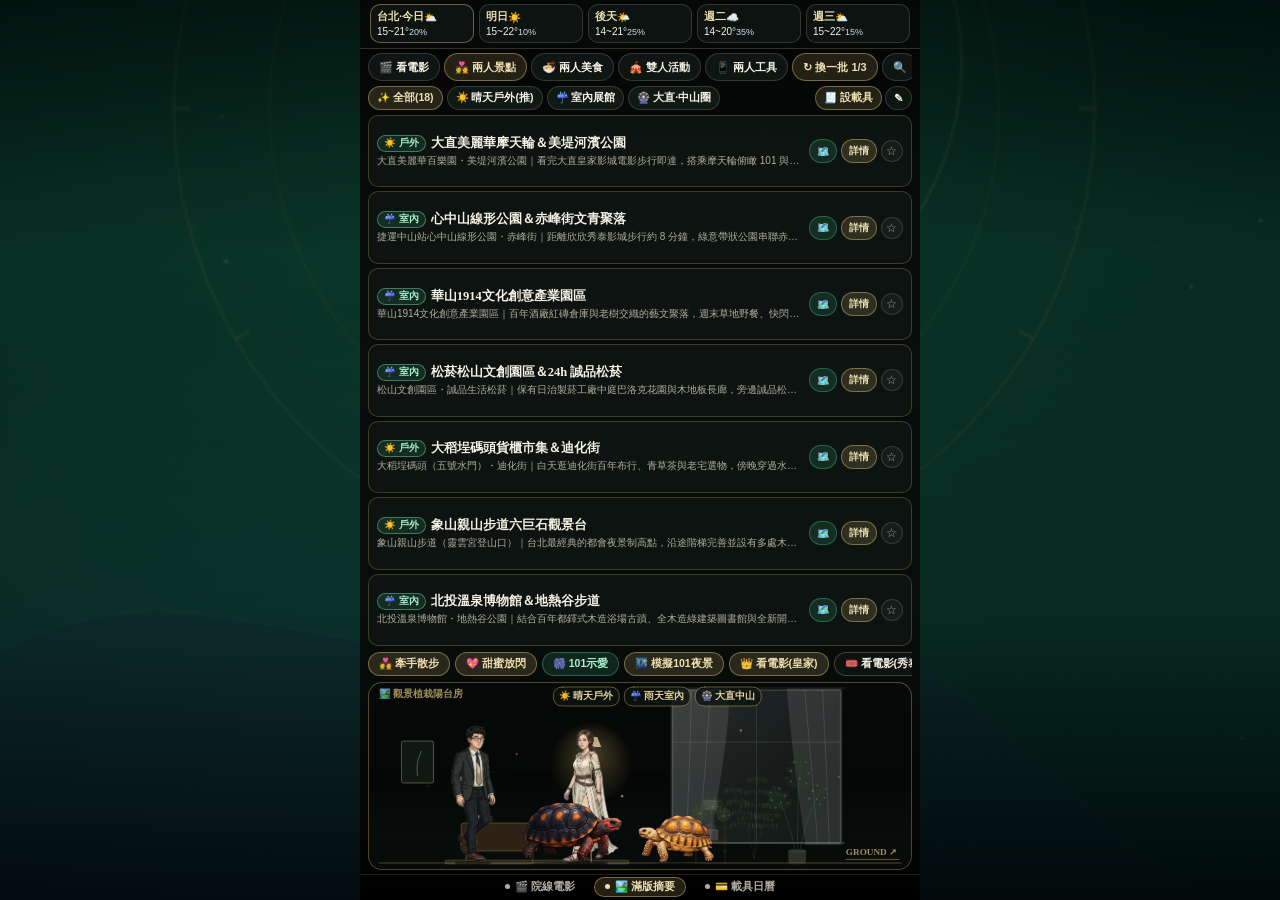
<file: launchert-apple/index.html>
<!DOCTYPE html>
<html lang="zh-Hant">
<head>
  <meta charset="UTF-8" />
  <meta
    name="viewport"
    content="width=device-width, initial-scale=1.0, maximum-scale=1.0, user-scalable=no, viewport-fit=cover"
  />
  <meta name="apple-mobile-web-app-capable" content="yes" />
  <meta name="mobile-web-app-capable" content="yes" />
  <meta name="apple-mobile-web-app-status-bar-style" content="black-translucent" />
  <meta name="apple-mobile-web-app-title" content="LauncherT" />
  <meta name="theme-color" content="#090E0C" />
  <meta
    name="description"
    content="LauncherT 子夜天文台 iOS — 全台院線電影、新片預告、週末新活動、載具條碼與八字曆法探索中心"
  />
  <link rel="apple-touch-icon" sizes="180x180" href="./assets/icon-180.png" />
  <link rel="icon" type="image/png" sizes="512x512" href="./assets/icon-512.png" />
  <link rel="manifest" href="./manifest.webmanifest" />
  <title>LauncherT · 子夜天文台電影與新活動探索</title>
  <style>html,body{color:#f7f2e7;-webkit-tap-highlight-color:transparent;-webkit-touch-callout:none;overscroll-behavior:none;background-color:#090e0c;width:100%;height:100%;margin:0;padding:0;overflow:hidden}#app{width:100%;height:100dvh;min-height:100%}</style>
  <script type="module" crossorigin src="./assets/index-Dg7cinCX.js"></script>
  <link rel="stylesheet" crossorigin href="./assets/index-vnnLM4PL.css">
</head>
<body>
  <div id="app"></div>
</body>
</html>
</file>
<file: launchert-apple/assets/index-vnnLM4PL.css>
:root{--oled-black:#000;--surface-dark:#090e0c;--surface-elevated:#14211c;--glass-card-bg:rgba(10, 14, 12, var(--card-alpha,.88));--glass-dock-bg:#0b1210d6;--glass-pill-bg:#101815c7;--scrim-drawer:#070a09f5;--brass:#dec074;--brass-light:#efe0b1;--brass-mid:#c39b4b;--brass-dark:#7e5f24;--brass-hairline:#dec07473;--platinum-stroke:#cbc0a633;--ivory:#f7f2e7;--text-secondary:#b3aea0;--text-muted:#7a766b;--emerald:#2e7d5b;--racing-green:#1c3d31;--amber:#c88a3b;--rose:#b85d43;--slate-blue:#7fa3b8;--hero-clock-size:58px;--safe-top:env(safe-area-inset-top,0px);--safe-bottom:env(safe-area-inset-bottom,0px);--safe-left:env(safe-area-inset-left,0px);--safe-right:env(safe-area-inset-right,0px);--font-sans:-apple-system, BlinkMacSystemFont, "SF Pro Text", "PingFang TC", "Noto Sans TC", sans-serif;--font-display:-apple-system, BlinkMacSystemFont, "SF Pro Display", "PingFang TC", sans-serif;--font-serif:"Songti TC", "Noto Serif TC", "PMingLiU", Georgia, serif;--font-mono:ui-monospace, "SF Mono", Menlo, monospace}*,:before,:after{box-sizing:border-box;-webkit-tap-highlight-color:transparent}html,body{background:var(--surface-dark);width:100%;height:100%;color:var(--ivory);font-family:var(--font-sans);-webkit-font-smoothing:antialiased;-webkit-user-select:none;user-select:none;touch-action:manipulation;margin:0;padding:0;overflow:hidden}button,input,select,textarea{color:inherit;font-family:inherit}button{cursor:pointer;background:0 0;border:none;padding:0}input,textarea,select{-webkit-user-select:text;user-select:text}.hidden{display:none!important}.serif{font-family:var(--font-serif)}.mono{font-family:var(--font-mono)}.launcher-shell{background:var(--surface-dark);width:100%;max-width:560px;height:100dvh;padding-top:var(--safe-top);padding-bottom:var(--safe-bottom);padding-left:var(--safe-left);padding-right:var(--safe-right);flex-direction:column;margin:0 auto;display:flex;position:relative;overflow:hidden}.wallpaper-layer{z-index:0;background-color:var(--surface-dark);pointer-events:none;background-position:50%;background-repeat:no-repeat;background-size:cover;transition:background-image .45s;position:fixed;inset:0}.wallpaper-scrim{z-index:1;pointer-events:none;background:linear-gradient(#000000b8 0%,#090e0c75 28%,#090e0c8f 68%,#000000d6 100%);position:fixed;inset:0}.launcher-foreground{z-index:2;flex-direction:column;flex:1;min-height:0;display:flex;position:relative}.ios-install-banner{border:.8px solid var(--brass-hairline);color:var(--brass-light);background:#14211cf0;border-radius:12px;align-items:center;gap:8px;margin:4px 10px 2px;padding:7px 10px;font-size:11.5px;line-height:1.35;display:flex;box-shadow:0 4px 16px #00000073}.ios-install-banner__text{flex:1;min-width:0}.ios-install-banner__btn{border:.8px solid var(--brass-hairline);color:var(--brass-light);background:#dec07429;border-radius:8px;flex-shrink:0;padding:4px 8px;font-size:11px;font-weight:600}.ios-install-banner__close{width:24px;height:24px;color:var(--text-secondary);border-radius:999px;flex-shrink:0;place-items:center;font-size:13px;display:grid}.hero-console{background:linear-gradient(#060a08c7 0%,#090e0c6b 100%);border-bottom:.8px solid #dec07438;flex-shrink:0;padding:4px 10px 5px}.hero-console.is-compact{--hero-clock-size:46px;padding:4px 12px}.hero-console.is-hidden-card{padding:4px 12px}.hero-topbar{align-items:center;gap:6px;display:flex}.hero-greeting-pill{background:var(--glass-pill-bg);border:.8px solid var(--brass-hairline);color:var(--brass-light);font-family:var(--font-serif);letter-spacing:.12em;text-shadow:0 1px 3px #000000bf;border-radius:999px;padding:3px 9px;font-size:10.5px;font-weight:700}.hero-spacer{flex:1}.hero-tz-pill{background:var(--glass-pill-bg);border:.8px solid var(--platinum-stroke);border-radius:10px;align-items:center;gap:5px;height:29px;padding:0 9px;font-size:11px;display:inline-flex}.hero-tz-pill__city{color:var(--ivory);text-overflow:ellipsis;white-space:nowrap;max-width:84px;overflow:hidden}.hero-tz-pill__time{color:var(--brass-light);font-variant-numeric:tabular-nums;font-weight:700}.hero-icon-btn{background:var(--glass-pill-bg);border:.8px solid var(--platinum-stroke);width:34px;height:32px;color:var(--brass-light);border-radius:10px;justify-content:center;align-items:center;font-size:15px;transition:transform .12s,border-color .15s;display:inline-flex}.hero-icon-btn:active{border-color:var(--brass);transform:scale(.94)}.hero-main-row{justify-content:space-between;align-items:center;gap:10px;margin-top:4px;display:flex}.hero-clock-zone{flex-direction:column;flex:1;min-width:0;display:flex}.hero-clock{font-family:var(--font-display);font-size:var(--hero-clock-size);letter-spacing:-.02em;font-variant-numeric:tabular-nums;color:var(--ivory);text-shadow:0 2px 10px #000000d9;font-weight:300;line-height:.98}.hero-date-line{font-family:var(--font-serif);letter-spacing:.06em;color:var(--brass-light);text-shadow:0 1px 4px #000000d9;margin-top:2px;font-size:12.5px;font-weight:700}.hero-bazi-pill{color:var(--ivory);font-family:var(--font-serif);letter-spacing:.03em;text-align:left;white-space:nowrap;text-overflow:ellipsis;background:#101815ad;border:.8px solid #dec07452;border-radius:8px;max-width:100%;margin-top:3px;padding:3px 8px;font-size:11.5px;overflow:hidden}.hero-bazi-pill:active{border-color:var(--brass)}.hero-weather-zone{background:var(--glass-pill-bg);border:.8px solid var(--platinum-stroke);border-radius:14px;flex-direction:column;flex-shrink:0;align-items:flex-end;min-width:96px;padding:7px 11px;display:flex}.hero-weather-top{align-items:center;gap:5px;display:flex}.hero-weather-icon{font-size:28px;line-height:1}.hero-weather-temp{font-variant-numeric:tabular-nums;color:var(--ivory);font-size:25px;font-weight:700}.hero-weather-badge{color:var(--text-secondary);white-space:nowrap;margin-top:2px;font-size:11px}.hero-forecast-strip{grid-template-columns:repeat(5,minmax(0,1fr));gap:5px;margin-top:0;display:grid}.forecast-slot{background:var(--glass-pill-bg);border:.8px solid #cbc0a633;border-radius:10px;flex-direction:column;gap:2px;padding:5px 6px;display:flex}.forecast-slot.is-today{border-color:var(--brass-hairline)}.forecast-slot__top{color:var(--brass-light);justify-content:space-between;align-items:center;font-size:10.5px;font-weight:700;display:flex}.forecast-slot__bottom{font-variant-numeric:tabular-nums;color:var(--ivory);justify-content:space-between;align-items:center;font-size:10px;display:flex}.forecast-slot__rain{color:#cbe0ec;font-size:9px}.pages-viewport{flex:1;width:100%;min-height:0;position:relative;overflow:hidden}.pages-track{will-change:transform;width:300%;height:100%;transition:transform .28s cubic-bezier(.22,1,.36,1);display:flex}.pages-track.is-dragging{transition:none}.launcher-page{flex-direction:column;flex-shrink:0;width:33.3333%;height:100%;min-height:0;display:flex;overflow:hidden}.page-dots-bar{background:#00000085;border-top:.8px solid #dec07429;flex-shrink:0;justify-content:center;align-items:center;gap:8px;height:26px;padding:2px 12px 4px;display:flex}.page-dot-pill{height:20px;color:var(--text-secondary);border:.8px solid #0000;border-radius:999px;align-items:center;gap:5px;padding:0 10px;font-size:10.5px;font-weight:600;transition:all .18s;display:inline-flex}.page-dot-pill.is-active{color:var(--brass-light);border-color:var(--brass-hairline);background:#dec07429}.page-dot-pill__dot{background:currentColor;border-radius:50%;width:5px;height:5px}.glass-card{background:var(--glass-card-bg);border:.8px solid var(--brass-hairline);border-radius:14px;box-shadow:0 8px 24px #0000007a}.pill-btn{border:.8px solid var(--platinum-stroke);height:28px;color:var(--ivory);white-space:nowrap;background:#111916db;border-radius:999px;justify-content:center;align-items:center;gap:4px;padding:0 10px;font-size:11px;font-weight:600;display:inline-flex}.pill-btn.is-gold{color:var(--brass-light);border-color:var(--brass-hairline);background:#dec07424}.pill-btn.is-emerald{color:#a7f3d0;background:#2e7d5b47;border-color:#2e7d5bb8}.pill-btn.is-amber{color:#fcd34d;background:#c88a3b33;border-color:#c88a3ba6}.pill-btn.is-rose{color:#fecaca;background:#b85d4333;border-color:#b85d43a6}.pill-btn:active{transform:scale(.96)}.pulse-page{gap:6px;padding:6px 12px}.pulse-masthead{background:var(--glass-card-bg);border:.8px solid #dec0744d;border-left:3px solid var(--brass);border-radius:12px;flex-shrink:0;justify-content:space-between;align-items:center;gap:8px;padding:6px 10px;display:flex}.pulse-masthead__text{font-family:var(--font-serif);color:var(--ivory);font-size:13px;font-weight:700;line-height:1.35}.pulse-chips-row{scrollbar-width:none;flex-shrink:0;align-items:center;gap:6px;padding:2px 0;display:flex;overflow-x:auto}.pulse-chips-row::-webkit-scrollbar{display:none}.pulse-chip{border:.8px solid var(--platinum-stroke);height:30px;color:var(--text-secondary);background:#121b17cc;border-radius:999px;flex-shrink:0;padding:0 11px;font-size:11.5px;font-weight:600}.pulse-chip.is-active{border-color:var(--brass);color:var(--brass-light);background:#dec07438}.pulse-list{-webkit-overflow-scrolling:touch;flex-direction:column;flex:1;gap:8px;min-height:0;padding-right:2px;display:flex;overflow-y:auto}.pulse-card{background:var(--glass-card-bg);text-align:left;border:.8px solid #dec07447;border-radius:14px;flex-direction:column;gap:5px;width:100%;padding:10px 12px;display:flex}.pulse-card:active{border-color:var(--brass)}.pulse-card__top{justify-content:space-between;align-items:center;gap:6px;display:flex}.pulse-card__tag{border:.8px solid var(--brass-hairline);color:var(--brass-light);background:#dec07429;border-radius:999px;padding:2px 8px;font-size:10px;font-weight:700}.pulse-card__meta{color:var(--text-secondary);font-size:10.5px}.pulse-card__title{font-family:var(--font-serif);color:var(--ivory);font-size:14px;font-weight:700;line-height:1.3}.pulse-card__subtitle{color:var(--text-secondary);font-size:12px;line-height:1.4}.pulse-card__footer{color:var(--brass);justify-content:space-between;align-items:center;gap:8px;margin-top:2px;font-size:11px;display:flex}.pulse-footer-bar{flex-shrink:0;align-items:center;gap:8px;padding-top:2px;display:flex}.pulse-updated-label{min-width:0;color:var(--text-secondary);white-space:nowrap;text-overflow:ellipsis;flex:1;font-size:11px;overflow:hidden}.home-page{gap:5px;padding:4px 8px}.need-card{background:var(--glass-card-bg);border:.8px solid var(--brass-hairline);border-radius:13px;flex-shrink:0;margin-left:8px;padding:7px 11px}.need-card__head{justify-content:space-between;align-items:center;gap:6px;display:flex}.need-card__kicker{font-family:var(--font-serif);letter-spacing:.08em;color:var(--brass);text-overflow:ellipsis;white-space:nowrap;font-size:10.5px;font-weight:700;overflow:hidden}.need-card__lock-pill{border:.8px solid var(--platinum-stroke);height:24px;color:var(--ivory);white-space:nowrap;background:#121b17e0;border-radius:999px;padding:0 9px;font-size:10.5px;font-weight:700}.need-card__lock-pill.is-locked{border-color:var(--emerald);color:#a7f3d0;background:#2e7d5b57}.need-card__rule{background:#dec07438;height:.8px;margin:4px 0}.need-card__body{align-items:center;gap:8px;display:flex}.need-card__copy{flex:1;min-width:0}.need-card__title{font-family:var(--font-serif);color:var(--ivory);white-space:nowrap;text-overflow:ellipsis;font-size:13px;font-weight:700;overflow:hidden}.need-card__sub{color:var(--text-secondary);white-space:nowrap;text-overflow:ellipsis;margin-top:1px;font-size:11px;overflow:hidden}.home-section-bar{scrollbar-width:none;flex-wrap:nowrap;flex-shrink:0;justify-content:space-between;align-items:center;gap:4px;padding:0;display:flex;overflow-x:auto}.home-section-bar::-webkit-scrollbar{display:none}.home-mode-tabs,.home-bar-actions{flex-shrink:0;align-items:center;gap:4px;display:flex}.home-subfilter-bar{flex-shrink:0;justify-content:space-between;align-items:center;gap:6px;display:flex}.home-subfilter-chips{scrollbar-width:none;flex:1;align-items:center;gap:4px;min-width:0;display:flex;overflow-x:auto}.home-subfilter-chips::-webkit-scrollbar{display:none}.home-subfilter-carrier{flex-shrink:0;align-items:center;gap:3px;display:inline-flex}.home-subfilter-carrier .pill-btn{height:24px;padding:0 8px;font-size:10.5px}.home-digest-stage{flex:1;width:100%;min-height:0;display:flex;overflow:hidden}.home-digest-grid{grid-template-rows:repeat(7,minmax(0,1fr));grid-template-columns:minmax(0,1fr);gap:4px;width:100%;height:100%;display:grid;overflow:hidden}.digest-list-bar{text-align:left;cursor:pointer;background:#0e1512e0;border:.8px solid #dec0743d;border-radius:10px;justify-content:space-between;align-items:center;gap:8px;min-height:0;padding:4px 8px;display:flex;overflow:hidden;box-shadow:0 3px 10px #00000052}.digest-list-bar:active{border-color:var(--brass);background:#18241eeb}.digest-list-bar__left{flex-direction:column;flex:1;justify-content:center;gap:2px;min-width:0;display:flex}.digest-list-bar__title-row{align-items:center;gap:5px;min-width:0;display:flex}.digest-list-bar__title-row .discovery-card__badge{flex-shrink:0;padding:1px 6px;font-size:9.5px}.digest-list-bar__title{min-width:0;font-family:var(--font-serif);color:var(--ivory);white-space:nowrap;text-overflow:ellipsis;flex:1;font-size:12.5px;font-weight:700;overflow:hidden}.digest-list-bar__sub{color:var(--text-secondary);white-space:nowrap;text-overflow:ellipsis;font-size:10px;overflow:hidden}.digest-list-bar__right{flex-shrink:0;align-items:center;gap:4px;display:inline-flex}.digest-list-bar__right .mini-action-btn{height:24px;padding:0 7px;font-size:10px}.digest-list-bar__right .discovery-card__fav-top-btn{width:22px;height:22px;font-size:12px}.digest-bento-card{text-align:left;cursor:pointer;background:#0e1512db;border:.8px solid #dec0743d;border-radius:13px;flex-direction:column;justify-content:space-between;gap:3px;min-height:0;padding:7px 10px;display:flex;overflow:hidden;box-shadow:0 4px 14px #00000059}.digest-bento-card:active{border-color:var(--brass)}.digest-bento-card__top{flex-shrink:0;justify-content:space-between;align-items:center;gap:6px;display:flex}.digest-bento-card__top-left{flex:1;align-items:center;gap:5px;min-width:0;display:flex;overflow:hidden}.digest-bento-card__venue-inline{min-width:0;color:var(--brass);white-space:nowrap;text-overflow:ellipsis;flex:1;font-size:10px;overflow:hidden}.digest-bento-card__mid{flex-shrink:0;justify-content:space-between;align-items:center;gap:8px;display:flex}.digest-bento-card__title{min-width:0;font-family:var(--font-serif);color:var(--ivory);white-space:nowrap;text-overflow:ellipsis;flex:1;font-size:13.5px;font-weight:700;line-height:1.25;overflow:hidden}.digest-bento-card__sub{color:var(--text-secondary);-webkit-line-clamp:2;-webkit-box-orient:vertical;font-size:11px;line-height:1.32;display:-webkit-box;overflow:hidden}.digest-bento-card__actions{flex-wrap:nowrap;flex-shrink:0;align-items:center;gap:4px;display:inline-flex}.digest-bento-card__actions .mini-action-btn{height:22px;padding:0 7px;font-size:10px}.discovery-card__badge.is-indoor{color:#7dd3fc;background:#38bdf829;border-color:#7dd3fc6b}.discovery-card__badge.is-outdoor{color:#fde68a;background:#f59e0b29;border-color:#fcd34d6b}.home-feature-grid{grid-template-rows:repeat(4,minmax(0,1fr));grid-template-columns:repeat(3,minmax(0,1fr));gap:6px;width:100%;height:100%;display:grid;overflow:hidden}.feature-bento-btn{text-align:center;background:#0e1512db;border:.8px solid #dec07447;border-radius:13px;flex-direction:column;justify-content:center;align-items:center;gap:3px;min-height:0;padding:7px 6px;display:flex;overflow:hidden}.feature-bento-btn:active{border-color:var(--brass);transform:scale(.97)}.feature-bento-btn__icon{font-size:20px;line-height:1.1}.feature-bento-btn__title{color:var(--ivory);white-space:nowrap;text-overflow:ellipsis;max-width:100%;font-size:11.5px;font-weight:700;overflow:hidden}.feature-bento-btn__sub{color:var(--text-secondary);white-space:nowrap;text-overflow:ellipsis;max-width:100%;font-size:9.5px;overflow:hidden}.discovery-card__badge.is-spot{color:#a7f3d0;background:#2e7d5b3d;border-color:#6ee7b770}.discovery-card__badge.is-food{color:#fde68a;background:#b85d433d;border-color:#fbbf2470}.home-section-bar__title{min-width:0;font-family:var(--font-serif);letter-spacing:.05em;color:var(--ivory);white-space:nowrap;text-overflow:ellipsis;flex:110px;font-size:12px;font-weight:700;overflow:hidden}.home-search-row{flex-shrink:0;align-items:center;gap:6px;padding:0 2px 0 8px;display:flex}.home-search-input{min-width:0;height:30px;color:var(--ivory);background:#0e1512db;border:.8px solid #dec07457;border-radius:999px;outline:none;flex:1;padding:0 10px;font-size:12px}.home-search-input:focus{border-color:var(--brass)}.discovery-cards-scroll{-webkit-overflow-scrolling:touch;flex-direction:column;gap:7px;width:100%;height:100%;padding:2px 2px 6px 4px;display:flex;overflow-y:auto}.discovery-card{text-align:left;cursor:pointer;background:#0e1512c7;border:.8px solid #dec07438;border-radius:14px;flex-direction:column;flex-shrink:0;gap:5px;padding:10px 12px;display:flex}.discovery-card:active{border-color:var(--brass)}.discovery-card__top{justify-content:space-between;align-items:center;gap:6px;display:flex}.discovery-card__badge{color:var(--brass-light);white-space:nowrap;background:#dec07424;border:.8px solid #dec07457;border-radius:999px;padding:2px 7px;font-size:10px;font-weight:700}.discovery-card__badge.is-movie{color:#fde68a;background:#c88a3b2e;border-color:#f5d57a7a}.discovery-card__badge.is-event{color:#a7f3d0;background:#2e7d5b38;border-color:#6ee7b766}.discovery-card__meta{color:var(--text-secondary);white-space:nowrap;text-overflow:ellipsis;font-size:10.5px;overflow:hidden}.discovery-card__fav-top-btn{width:24px;height:24px;color:var(--text-secondary);background:#ffffff0a;border:.8px solid #cbc0a62e;border-radius:999px;place-items:center;font-size:13px;display:inline-grid}.discovery-card__fav-top-btn.is-saved{color:#fde68a;background:#c88a3b40;border-color:#f5d57aa6}.discovery-card__title{font-family:var(--font-serif);color:var(--ivory);font-size:14px;font-weight:700;line-height:1.3}.discovery-card__sub{color:var(--text-secondary);-webkit-line-clamp:1;-webkit-box-orient:vertical;font-size:11px;line-height:1.35;display:-webkit-box;overflow:hidden}.discovery-card__venue{color:var(--brass);white-space:nowrap;text-overflow:ellipsis;font-size:10.5px;overflow:hidden}.discovery-card__actions{flex-wrap:wrap;align-items:center;gap:5px;margin-top:2px;display:flex}.mini-action-btn{border:.8px solid var(--platinum-stroke);height:24px;color:var(--ivory);white-space:nowrap;background:#121c18e6;border-radius:999px;align-items:center;gap:3px;padding:0 8px;font-size:10.5px;font-weight:600;display:inline-flex}.mini-action-btn.is-gold{color:var(--brass-light);border-color:var(--brass-hairline);background:#dec07429}.mini-action-btn.is-emerald{color:#a7f3d0;background:#2e7d5b40;border-color:#2e7d5bb8}.mini-action-btn.is-saved,.discovery-card__fav-btn.is-saved{color:#fde68a;background:#c88a3b57;border-color:#f5d57ac7}.date-combo-banner{background:#0e1814e0;border:.8px solid #dec0746b;border-radius:10px;flex-direction:column;gap:4px;margin-top:6px;padding:7px 9px;display:flex}.date-combo-row{color:var(--ivory);justify-content:space-between;align-items:center;gap:6px;font-size:11px;display:flex}.cinema-quick-strip{scrollbar-width:none;flex-shrink:0;align-items:center;gap:6px;padding:2px 0;display:flex;overflow-x:auto}.cinema-quick-strip::-webkit-scrollbar{display:none}.drawer-discovery-list{-webkit-overflow-scrolling:touch;flex-direction:column;flex:1;gap:8px;min-width:0;min-height:0;padding:6px 2px 10px 4px;display:flex;overflow-y:auto}.home-thumb-zone{flex:1;align-items:stretch;gap:4px;min-height:0;display:flex}.arc-wheel-wrap{flex-shrink:0;width:82px;position:relative}.arc-wheel-canvas{touch-action:none;width:100%;height:100%;display:block}.home-apps-stage{flex:1;min-width:0;min-height:0;position:relative;overflow:hidden}.bubble-grid-canvas{touch-action:pan-y;width:100%;height:100%;display:block}.home-matrix-grid{align-content:end;gap:6px;width:100%;height:100%;padding:4px 2px;display:grid;overflow-y:auto}.app-tile-btn{border-radius:12px;flex-direction:column;justify-content:center;align-items:center;gap:3px;padding:4px 2px;transition:transform .12s;display:flex}.app-tile-btn:active{transform:scale(.92)}.app-tile-orb{background:radial-gradient(circle at 32% 28%,#24342cf0,#090e0cf5);border:.9px solid #dec0748f;border-radius:50%;place-items:center;display:grid;box-shadow:inset 0 1px 2px #ffffff24,0 4px 12px #00000073}.app-tile-label{max-width:100%;color:var(--ivory);text-align:center;white-space:nowrap;text-overflow:ellipsis;text-shadow:0 1px 3px #000000e6;font-size:10.5px;line-height:1.15;overflow:hidden}.companion-action-bar{scrollbar-width:none;flex-shrink:0;align-items:center;gap:5px;margin-left:0;padding:1px 0;display:flex;overflow-x:auto}.companion-action-bar::-webkit-scrollbar{display:none}.companion-action-pill{height:24px;color:var(--ivory);white-space:nowrap;background:#0e1512c7;border:.8px solid #dec07447;border-radius:999px;flex-shrink:0;align-items:center;gap:3px;padding:0 10px;font-size:10.5px;font-weight:600;display:inline-flex}.companion-action-pill.is-gold{color:var(--brass-light);border-color:var(--brass-hairline);background:#dec07429}.companion-action-pill.is-emerald{color:#a7f3d0;background:#2e7d5b3d;border-color:#2e7d5bb8}.companion-action-pill:active{transform:scale(.95)}.walk-strip-wrap{background:#060a08ad;border:.8px solid #dec07457;border-radius:14px;flex-shrink:0;height:188px;margin-left:0;position:relative;overflow:hidden}.walk-strip-canvas{width:100%;height:188px;display:block}.wallet-calendar-page{-webkit-overflow-scrolling:touch;gap:10px;padding:6px 10px 14px;overflow-y:auto}.wallet-card{flex-direction:column;gap:8px;padding:10px;display:flex}.wallet-card__header{justify-content:space-between;align-items:center;gap:8px;display:flex}.wallet-card__title{font-family:var(--font-serif);color:var(--ivory);font-size:13.5px;font-weight:700}.wallet-mode-tabs{border:.8px solid var(--platinum-stroke);background:#0b1210e6;border-radius:999px;gap:4px;padding:2px;display:inline-flex}.wallet-mode-tab{height:24px;color:var(--text-secondary);border-radius:999px;padding:0 10px;font-size:11px;font-weight:700}.wallet-mode-tab.is-active{color:var(--brass-light);background:#dec0743d}.vip-chips-strip{scrollbar-width:none;align-items:center;gap:6px;display:flex;overflow-x:auto}.vip-chips-strip::-webkit-scrollbar{display:none}.vip-chip{border:.8px solid var(--platinum-stroke);height:27px;color:var(--ivory);background:#121b17db;border-radius:999px;flex-shrink:0;align-items:center;gap:4px;padding:0 10px;font-size:11px;display:inline-flex}.vip-chip.is-active{border-color:var(--brass);color:var(--brass-light);background:#dec07433}.barcode-dual-frame{background:#000;border:1px solid #dec0747a;border-radius:14px;flex-direction:column;padding:5px;display:flex}.barcode-white-pad{color:#0f172a;background:#fff;border-radius:10px;flex-direction:column;align-items:center;gap:5px;padding:8px 12px;display:flex}.barcode-pad__head{justify-content:space-between;align-items:center;gap:8px;width:100%;display:flex}.barcode-pad__title{color:#0f172a;font-size:12.5px;font-weight:700}.barcode-pad__badge{color:#334155;background:#e2e8f0;border-radius:6px;padding:2px 6px;font-size:9.5px;font-weight:700}.barcode-svg-box{background:#fff;justify-content:center;align-items:center;width:100%;min-height:62px;display:flex}.barcode-svg-box svg{max-width:100%;height:auto;max-height:82px;display:block}.barcode-svg-box.is-qr svg{width:110px;height:110px;max-height:110px}.barcode-code-text{font-family:var(--font-mono);letter-spacing:.1em;color:#0f172a;font-size:13px;font-weight:700}.barcode-anti-misscan-gap{background:#000;height:14px}.vip-carousel-bar{align-items:center;gap:6px;width:100%;display:flex}.vip-nav-btn{color:#1e293b;background:#e2e8f0;border-radius:6px;place-items:center;width:26px;height:24px;font-size:11px;font-weight:700;display:grid}.vip-indicator{color:#475569;font-size:10.5px;font-weight:700}.wallet-actions-grid{grid-template-columns:repeat(4,minmax(0,1fr));gap:6px;display:grid}.fullscreen-barcode-modal{z-index:1200;padding:calc(var(--safe-top) + 8px) 12px calc(var(--safe-bottom) + 12px);background:#000;flex-direction:column;display:flex;position:fixed;inset:0}.fs-barcode-topbar{justify-content:space-between;align-items:center;gap:8px;height:36px;margin-bottom:6px;display:flex}.fs-brightness-pill{color:#fcd34d;background:#fcd34d29;border:.8px solid #fcd34d73;border-radius:999px;padding:4px 10px;font-size:11.5px;font-weight:700}.fs-close-btn{color:#f8fafc;background:#1e293b;border:.8px solid #f8fafc40;border-radius:999px;height:28px;padding:0 12px;font-size:12px;font-weight:700}.fs-white-pad{color:#0f172a;background:#fff;border-radius:14px;flex-direction:column;align-items:center;gap:8px;padding:14px 16px;display:flex}.fs-white-pad .barcode-svg-box svg{max-height:98px}.fs-white-pad .barcode-svg-box.is-qr svg{width:148px;height:148px;max-height:148px}.fs-white-pad .barcode-code-text{letter-spacing:.14em;font-size:17px}.fs-anti-misscan-gap{color:#475569;letter-spacing:.12em;background:#000;flex:1;justify-content:center;align-items:center;min-height:48px;font-size:10.5px;display:flex}.calendar-card{flex-direction:column;gap:8px;padding:12px;display:flex}.calendar-header{align-items:center;gap:6px;display:flex}.calendar-month-title{text-align:center;font-family:var(--font-serif);color:var(--ivory);flex:1;font-size:15px;font-weight:700}.calendar-nav-btn{background:var(--glass-pill-bg);border:.8px solid var(--platinum-stroke);width:30px;height:30px;color:var(--ivory);border-radius:9px;font-size:12px;font-weight:700}.calendar-weekdays{text-align:center;color:var(--text-secondary);grid-template-columns:repeat(7,minmax(0,1fr));font-size:11px;font-weight:700;display:grid}.calendar-weekdays span:first-child{color:var(--rose)}.calendar-weekdays span:last-child{color:var(--slate-blue)}.calendar-grid{grid-template-columns:repeat(7,minmax(0,1fr));gap:4px;display:grid}.cal-cell{background:#1018158f;border:.8px solid #0000;border-radius:10px;flex-direction:column;justify-content:center;align-items:center;gap:1px;min-height:48px;padding:4px 2px;display:flex;position:relative}.cal-cell.is-other-month{opacity:.35}.cal-cell.is-today{border-color:var(--brass);background:#dec07429}.cal-cell.is-selected{border-color:var(--emerald);background:#2e7d5b52}.cal-cell__day{font-variant-numeric:tabular-nums;color:var(--ivory);font-size:13px;font-weight:700}.cal-cell__sub{color:var(--text-secondary);text-overflow:ellipsis;white-space:nowrap;max-width:100%;font-size:9px;line-height:1.1;overflow:hidden}.cal-cell__sub.is-term{color:var(--brass-light);font-weight:700}.cal-cell__sub.is-holiday{color:#fca5a5;font-weight:700}.cal-cell__memo-dot{background:var(--emerald);border-radius:50%;width:5px;height:5px;position:absolute;top:4px;right:4px}.cal-memo-strip{background:var(--glass-pill-bg);border:.8px solid var(--platinum-stroke);border-radius:11px;justify-content:space-between;align-items:center;gap:8px;padding:8px 10px;display:flex}.cal-memo-strip__info{flex:1;min-width:0}.cal-memo-strip__date{color:var(--brass-light);font-size:12px;font-weight:700}.cal-memo-strip__text{color:var(--text-secondary);word-break:break-word;margin-top:2px;font-size:11.5px}.shichen-card{background:#101a16d9;border:.8px solid #dec07457;border-radius:12px;flex-direction:column;gap:4px;padding:10px 12px;display:flex}.shichen-card__head{font-family:var(--font-serif);color:var(--brass-light);justify-content:space-between;align-items:center;font-size:12.5px;font-weight:700;display:flex}.shichen-card__tip{color:var(--text-secondary);font-size:11.5px;line-height:1.45}.drawer-overlay{z-index:800;background:var(--scrim-drawer);padding-top:calc(var(--safe-top) + 6px);padding-bottom:calc(var(--safe-bottom) + 8px);opacity:0;pointer-events:none;flex-direction:column;transition:transform .28s cubic-bezier(.22,1,.36,1),opacity .2s;display:flex;position:fixed;inset:0;transform:translateY(100%)}.drawer-overlay.is-open{opacity:1;pointer-events:auto;transform:translateY(0)}.drawer-handle{background:#dec0746b;border-radius:999px;width:40px;height:4px;margin:0 auto 6px}.drawer-compact-bar{border-bottom:.8px solid #dec07433;align-items:center;gap:6px;padding:0 14px 6px;display:flex}.drawer-compact-clock{font-variant-numeric:tabular-nums;color:var(--ivory);font-size:16px;font-weight:600}.drawer-compact-bazi{min-width:0;font-family:var(--font-serif);color:var(--brass);white-space:nowrap;text-overflow:ellipsis;flex:1;font-size:11.5px;overflow:hidden}.drawer-compact-pill{background:var(--glass-pill-bg);border:.8px solid var(--platinum-stroke);color:var(--text-secondary);border-radius:999px;padding:3px 8px;font-size:10.5px}.drawer-main{flex:1;align-items:stretch;gap:4px;min-height:0;padding-right:10px;display:flex}.drawer-grid-scroll{-webkit-overflow-scrolling:touch;flex-direction:column;flex:1;justify-content:flex-end;min-width:0;min-height:0;padding:8px 0;display:flex;overflow-y:auto}.drawer-grid{gap:6px;width:100%;display:grid}.drawer-grid.is-preset-8x7{gap:4px}.drawer-edit-bar{scrollbar-width:none;flex-shrink:0;align-items:center;gap:6px;padding:6px 12px;display:flex;overflow-x:auto}.drawer-edit-bar::-webkit-scrollbar{display:none}.drawer-search-bar{flex-shrink:0;align-items:center;gap:8px;padding:0 12px;display:flex}.drawer-search-box{background:var(--glass-pill-bg);border:.8px solid var(--brass-hairline);border-radius:999px;flex:1;align-items:center;gap:8px;height:42px;padding:0 12px;display:flex}.drawer-search-input{min-width:0;color:var(--ivory);background:0 0;border:none;outline:none;flex:1;font-size:13.5px}.drawer-close-btn{background:var(--glass-pill-bg);border:.8px solid var(--brass-hairline);width:42px;height:42px;color:var(--ivory);border-radius:50%;place-items:center;font-size:16px;display:grid}.modal-backdrop{z-index:1000;padding:12px 10px calc(var(--safe-bottom) + 10px);background:#000000c7;justify-content:center;align-items:flex-end;display:flex;position:fixed;inset:0}.modal-sheet{border:.8px solid var(--brass-hairline);background:#0d1411;border-radius:18px;flex-direction:column;width:100%;max-width:520px;max-height:86dvh;display:flex;overflow:hidden;box-shadow:0 20px 50px #000c}.modal-header{border-bottom:.8px solid #dec0743d;flex-shrink:0;justify-content:space-between;align-items:center;gap:8px;padding:12px 14px;display:flex}.modal-title{font-family:var(--font-serif);color:var(--brass-light);font-size:15px;font-weight:700}.modal-close{width:30px;height:30px;color:var(--ivory);background:#ffffff14;border-radius:50%;place-items:center;font-size:14px;display:grid}.modal-body{-webkit-overflow-scrolling:touch;flex-direction:column;flex:1;gap:10px;min-height:0;padding:12px 14px;display:flex;overflow-y:auto}.modal-section{border:.8px solid var(--platinum-stroke);background:#14211c8f;border-radius:12px;flex-direction:column;gap:8px;padding:10px 12px;display:flex}.modal-section__title{color:var(--brass-light);font-size:12.5px;font-weight:700}.field-row{justify-content:space-between;align-items:center;gap:10px;font-size:12.5px;display:flex}.field-input,.field-select,.field-textarea{border:.8px solid var(--platinum-stroke);width:100%;color:var(--ivory);background:#070a09e0;border-radius:10px;outline:none;padding:8px 10px;font-size:13px}.field-input:focus,.field-select:focus,.field-textarea:focus{border-color:var(--brass)}.toggle-switch{border:.8px solid var(--platinum-stroke);background:#7a766b73;border-radius:999px;width:44px;height:24px;transition:background .2s;position:relative}.toggle-switch:after{content:"";background:var(--ivory);border-radius:50%;width:18px;height:18px;transition:transform .2s;position:absolute;top:2px;left:2px}.toggle-switch.is-on{background:var(--emerald);border-color:#6ee7b7}.toggle-switch.is-on:after{transform:translate(20px)}.wallpaper-grid{grid-template-columns:repeat(3,minmax(0,1fr));gap:8px;display:grid}.wallpaper-thumb-card{border:.8px solid var(--platinum-stroke);text-align:left;background:#090e0ce6;border-radius:10px;flex-direction:column;display:flex;overflow:hidden}.wallpaper-thumb-card.is-active{border-color:var(--brass);box-shadow:0 0 0 1px var(--brass)}.wallpaper-thumb-card img{aspect-ratio:9/14;object-fit:cover;width:100%;display:block}.wallpaper-thumb-card__label{color:var(--ivory);white-space:nowrap;text-overflow:ellipsis;padding:4px 5px;font-size:10px;overflow:hidden}.template-grid{grid-template-columns:repeat(2,minmax(0,1fr));gap:8px;display:grid}.template-card{border:.8px solid var(--platinum-stroke);text-align:left;background:#101815db;border-radius:12px;flex-direction:column;gap:3px;padding:9px;display:flex}.template-card:active{border-color:var(--brass)}.app-picker-list{flex-direction:column;gap:6px;display:flex}.app-picker-row{border:.8px solid var(--platinum-stroke);background:#101815b8;border-radius:10px;align-items:center;gap:10px;padding:7px 9px;display:flex}.app-picker-row__meta{flex:1;min-width:0}.app-picker-row__name{color:var(--ivory);font-size:13px;font-weight:600}.app-picker-row__scheme{color:var(--text-secondary);white-space:nowrap;text-overflow:ellipsis;font-size:10.5px;overflow:hidden}.bazi-breakdown-pre{white-space:pre-wrap;font-family:var(--font-serif);color:var(--ivory);margin:0;font-size:12.5px;line-height:1.6}.trailer-embed-wrap{aspect-ratio:16/9;border:1px solid var(--brass-hairline);background:#050807;border-radius:12px;width:100%;position:relative;overflow:hidden}.trailer-embed-iframe{border:0;width:100%;height:100%;display:block}.showtime-theater-card{border:.8px solid var(--brass-hairline);background:#101c17e6;border-radius:12px;flex-direction:column;gap:5px;padding:10px 12px;display:flex}.showtime-movie-row{border:.8px solid var(--platinum-stroke);background:#0e1512d9;border-radius:11px;flex-direction:column;gap:6px;padding:9px 10px;display:flex}.showtime-movie-row.is-highlighted{border-color:var(--brass);background:#2a2212b8}.showtime-slots-wrap{flex-wrap:wrap;gap:5px;display:flex}.showtime-slot-pill{height:24px;color:var(--brass-light);font-variant-numeric:tabular-nums;background:#182620e6;border:.8px solid #dec0746b;border-radius:7px;padding:0 8px;font-size:11px;font-weight:700}.showtime-slot-pill:active{background:#dec07440;transform:scale(.95)}.t101-night-canvas{border:1px solid var(--brass-hairline);touch-action:manipulation;background:#04070e;border-radius:14px;width:100%;height:330px;display:block}.toast-pill{left:50%;bottom:calc(var(--safe-bottom) + 56px);z-index:2000;border:.8px solid var(--brass);max-width:min(88vw,420px);color:var(--brass-light);text-align:center;opacity:0;pointer-events:none;background:#0d1411f5;border-radius:999px;padding:8px 14px;font-size:12px;font-weight:600;transition:opacity .18s,transform .18s;position:fixed;transform:translate(-50%,14px);box-shadow:0 8px 24px #000000a6}.toast-pill.is-visible{opacity:1;transform:translate(-50%)}
</file>
